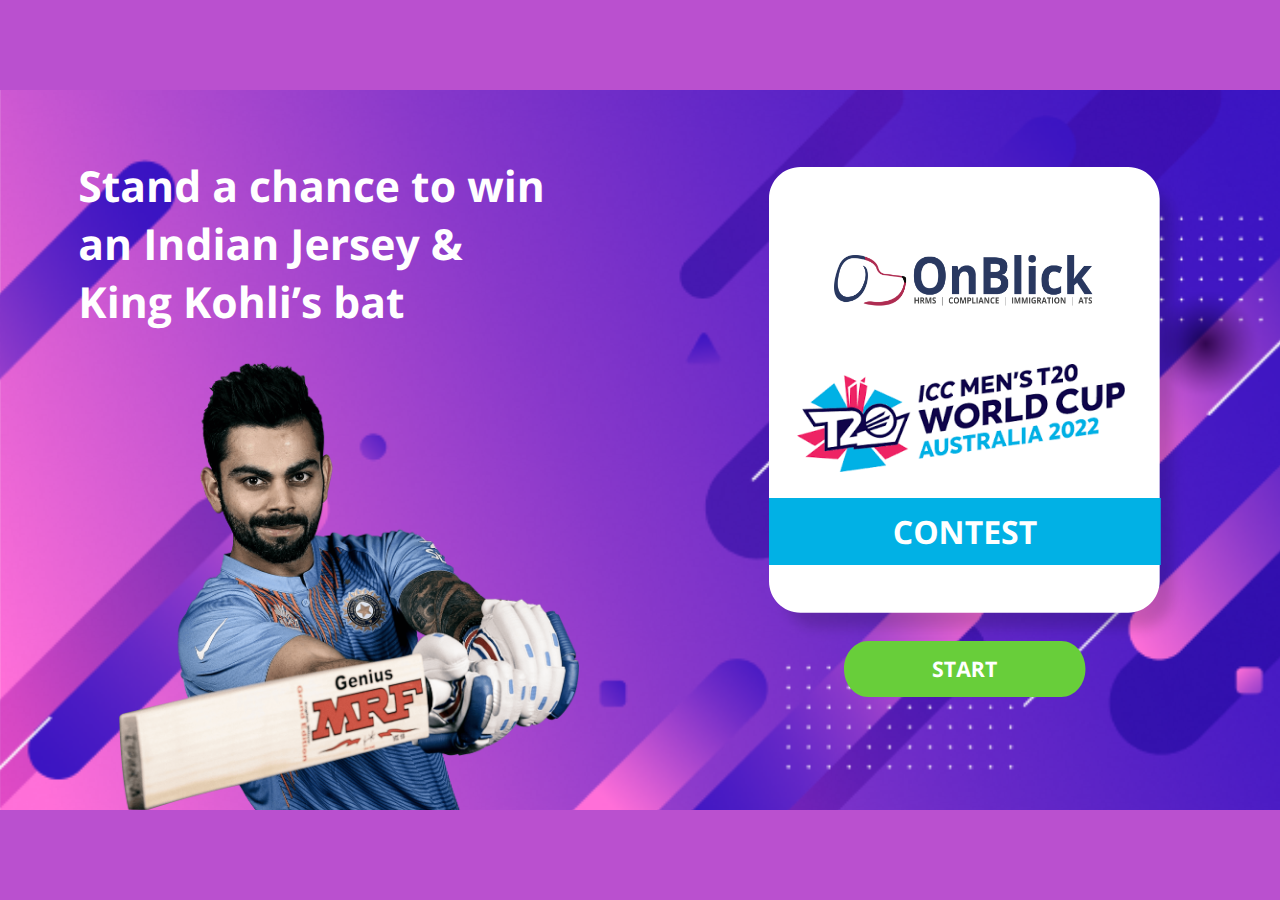
<file: index.html>
﻿<!doctype html>
<html lang="en-US">
<head>
  <meta charset="utf-8">
  <!-- Created using Storyline 360 - http://www.articulate.com  -->
  <!-- version: 3.68.28887.0 -->
  <title>OnBlick T20 Cricket Contest v4</title>
  <meta http-equiv="x-ua-compatible" content="IE=edge"/>
  <meta name="viewport" content="width=device-width,initial-scale=1,user-scalable=no,shrink-to-fit=no,minimal-ui"/>
  <meta name="apple-mobile-web-app-capable" content="yes"/>
  <style>
    html, body { height: 100%; padding: 0; margin: 0 }
    #app { height: 100%; width: 100%; }
  </style>

  <script>
    window.DS = {};
    window.globals = {
      DATA_PATH_BASE: '',
      HAS_FRAME: true,
      HAS_SLIDE: true,

      lmsPresent: false,
      tinCanPresent: false,
      cmi5Present: false,
      aoSupport: false,
      scale: 'noscale',
      captureRc: false,
      browserSize: 'optimal',
      bgColor: '#BA50CF',
      features: 'AccessibleVideo,FullScreenToggle,InsertSvgPicture,LayerPresentAsDialog,MultipleQuizTracking,QuestionCorrectVariable,UpdatedThemeEditor',
      themeName: 'unified',
      preloaderColor: '#FFFFFF',
      suppressAnalytics: false,
      productChannel: 'stable',
      publishSource: 'storyline',
      aid: 'aid|7e927c9f-ac16-4326-93e3-d8c1d7efb22e',
      cid: 'eebcd949-bb5e-4e0c-ad29-045ced3a54d0',
      playerVersion: '3.68.28887.0',
      publishTimestamp: '2022-10-27T13:01:10.6557580Z',
      maxIosVideoElements: 10,
      connectionSettings: { },

      
      parseParams: function(qs) {
        if (window.globals.parsedParams != null) {
          return window.globals.parsedParams;
        }
        qs = (qs || window.location.search.substr(1)).split('+').join(' ');
        var params = {},
            tokens,
            re = /[?&]?([^=]+)=([^&]*)/g;

        while (tokens = re.exec(qs)) {
          params[decodeURIComponent(tokens[1]).trim()] =
            decodeURIComponent(tokens[2]).trim();
        }
        window.globals.parsedParams = params;
        return params;
      }

    };
  </script>
  <script>
    var isIe11 = ('ActiveXObject' in window || window.MSBlobBuilder != null)
      && window.msCrypto != null && !window.ActiveXObject;
    if (isIe11) {
      window.globals.unsupportedBrowser = true;
      document.write(atob('[base64]'));
    }
  </script>
  
  <script>window.THREE = { };</script>
  
</head>
<body style="background: #BA50CF" class="cs-HTML theme-unified">
  <!-- 360 -->
  <script>!function(e){var i=/iPhone/i,o=/iPod/i,n=/iPad/i,t=/(?=.*\bAndroid\b)(?=.*\bMobile\b)/i,d=/Android/i,s=/(?=.*\bAndroid\b)(?=.*\bSD4930UR\b)/i,b=/(?=.*\bAndroid\b)(?=.*\b(?:KFOT|KFTT|KFJWI|KFJWA|KFSOWI|KFTHWI|KFTHWA|KFAPWI|KFAPWA|KFARWI|KFASWI|KFSAWI|KFSAWA)\b)/i,r=/IEMobile/i,h=/(?=.*\bWindows\b)(?=.*\bARM\b)/i,a=/BlackBerry/i,l=/BB10/i,p=/Opera Mini/i,f=/(CriOS|Chrome)(?=.*\bMobile\b)/i,u=/(?=.*\bFirefox\b)(?=.*\bMobile\b)/i,c=new RegExp("(?:Nexus 7|BNTV250|Kindle Fire|Silk|GT-P1000)","i"),w=function(e,i){return e.test(i)},A=function(e){var A=e||navigator.userAgent,v=A.split("[FBAN");if(void 0!==v[1]&&(A=v[0]),this.apple={phone:w(i,A),ipod:w(o,A),tablet:!w(i,A)&&w(n,A),device:w(i,A)||w(o,A)||w(n,A)},this.amazon={phone:w(s,A),tablet:!w(s,A)&&w(b,A),device:w(s,A)||w(b,A)},this.android={phone:w(s,A)||w(t,A),tablet:!w(s,A)&&!w(t,A)&&(w(b,A)||w(d,A)),device:w(s,A)||w(b,A)||w(t,A)||w(d,A)},this.windows={phone:w(r,A),tablet:w(h,A),device:w(r,A)||w(h,A)},this.other={blackberry:w(a,A),blackberry10:w(l,A),opera:w(p,A),firefox:w(u,A),chrome:w(f,A),device:w(a,A)||w(l,A)||w(p,A)||w(u,A)||w(f,A)},this.seven_inch=w(c,A),this.any=this.apple.device||this.android.device||this.windows.device||this.other.device||this.seven_inch,this.phone=this.apple.phone||this.android.phone||this.windows.phone,this.tablet=this.apple.tablet||this.android.tablet||this.windows.tablet,"undefined"==typeof window)return this},v=function(){var e=new A;return e.Class=A,e};"undefined"!=typeof module&&module.exports&&"undefined"==typeof window?module.exports=A:"undefined"!=typeof module&&module.exports&&"undefined"!=typeof window?module.exports=v():"function"==typeof define&&define.amd?define("isMobile",[],e.isMobile=v()):e.isMobile=v()}(this);
    window.isMobile.apple.tablet = window.isMobile.apple.tablet ||
      (navigator.platform === 'MacIntel' && navigator.maxTouchPoints > 1);
    window.isMobile.apple.device = window.isMobile.apple.device || window.isMobile.apple.tablet;
    window.isMobile.tablet = window.isMobile.tablet || window.isMobile.apple.tablet;
    window.isMobile.any = window.isMobile.any || window.isMobile.apple.tablet;
  </script>

  <div id="focus-sink" tabindex="-1"></div>

  <div id="preso"></div>
  <script>
    (function() {

      var classTypes = [ 'desktop', 'mobile', 'phone', 'tablet' ];

      var addDeviceClasses = function(prefix, testObj) {
        var curr, i;
        for (i = 0; i < classTypes.length; i++) {
          curr = classTypes[i];
          if (testObj[curr]) {
            document.body.classList.add(prefix + curr);
          }
        }
      };

      var params = window.globals.parseParams(),
          isDevicePreview = params.devicepreview === '1',
          isPhoneOverride = params.deviceType === 'phone' || (isDevicePreview && params.phone == '1'),
          isTabletOverride = (params.deviceType === 'tablet' || isDevicePreview) && !isPhoneOverride,
          isMobileOverride = isPhoneOverride || isTabletOverride;

      var deviceView = {
        desktop: !window.isMobile.any && !isMobileOverride,
        mobile: window.isMobile.any || isMobileOverride,
        phone: isPhoneOverride || (window.isMobile.phone && !isTabletOverride),
        tablet: isTabletOverride || window.isMobile.tablet
      };

      window.globals.deviceView = deviceView;
      window.isMobile.desktop = !window.isMobile.any;
      window.isMobile.mobile = window.isMobile.any;

      addDeviceClasses('view-', deviceView);

    })();
  </script>
  
  <script src='story_content/user.js' type=text/javascript></script>
  <div class="slide-loader"></div>

  <script>
    var doc = document, loader = doc.body.querySelector('.slide-loader'); [ 1, 2, 3 ].forEach(function(n) { var d = doc.createElement('div'); d.style.backgroundColor = window.globals.preloaderColor; d.classList.add('mobile-loader-dot'); d.classList.add('dot' + n); loader.appendChild(d); });
  </script>

  <div class="mobile-load-title-overlay" style="display: none">
    <div class="mobile-load-title">OnBlick T20 Cricket Contest v4</div>
  </div>

  <div class="mobile-chrome-warning"></div>

  
<style>
  .warn-connection-dialog {
    display: none;
    background: transparent;
    pointer-events: none;
    position: fixed;
    left: 0;
    top: 0;
    width: 100%;
    height: 100%;
    z-index: 999;
  }

  .warn-connection-content {
    border-radius: 4px;
    background: white;
    border: 1px solid #E7E7E7;
    color: #333333;
    box-shadow: 0 2px 4px rgba(0, 0, 0, 0.25);
    transition: all 150ms ease-out;
    position: absolute;
    white-space: nowrap;
  }

  .view-phone.is-landscape .warn-connection-content {
    left: 23px;
    bottom: 23px;
  }

  .view-tablet.is-landscape .warn-connection-content {
    left: 50%;
    top: 20px;
    transform: translateX(-50%);
  }

  .is-portrait .warn-connection-content {
    transform: translate(-50%, calc(-100% - 15px));
  }

  .warn-connection-content p {
    display: inline-block;
    margin: 0 8px 0 0;
    line-height: 33px;
    font-size: 11px;
  }

  .warn-connection-content svg {
    position: relative;
    vertical-align: middle;
    margin: 0 2px 2px 8px;
  }

  .view-desktop .warn-connection-content {
    left: 1.5em;
    bottom: 1.5em;
  }

  .view-desktop .warn-connection-content p {
    font-size: 1.1em;
  }

  .is-offline .warn-connection-dialog {
    display: block;
  }

  .is-offline .cs-panel * {
    pointer-events: none !important;
  }

  .is-offline .cs-panel {
    pointer-events: all !important;
  }

  .is-offline #nav-controls * {
    pointer-events: none !important;
  }

  .is-offline #nav-controls {
    pointer-events: all !important;
  }
</style>

<div class="warn-connection-dialog">
  <div class="warn-connection-content">
    <svg width="17" height="15" viewBox="0 0 17 15" xmlns="http://www.w3.org/2000/svg">
      <path fill="#8F0000" stroke="white" d="M16.07,12.98 L15.88,12.23 L9.51,1.21 C8.97,0.26,7.6,0.26,7.06,1.21 L0.69,12.23 C0.15,13.16,0.81,14.36,1.91,14.36 H14.65 C15.47,14.36,16.05,13.7,16.07,12.98 Z"/>
      <path fill="white" stroke="white" d="M8.58,5.5 C8.35,5.28,8.5,5.35,8.21,5.32 C8.09,5.35,7.97,5.49,7.96,5.67 C7.97,5.79,7.98,5.92,7.98,6.04 L7.98,6.04 C7.99,6.17,8,6.31,8.01,6.43 L8.01,6.44 C8.03,6.92,8.06,7.41,8.09,7.9 L8.09,7.9 C8.12,8.39,8.14,8.88,8.17,9.37 C8.17,9.39,8.18,9.42,8.2,9.44 C8.23,9.46,8.25,9.47,8.28,9.47 C8.31,9.47,8.34,9.46,8.35,9.44 C8.37,9.43,8.38,9.4,8.39,9.35 L8.39,9.34 C8.39,9.24,8.4,9.15,8.4,9.05 L8.4,9.05 C8.41,8.96,8.41,8.86,8.42,8.75 C8.43,8.44,8.45,8.12,8.47,7.81 L8.47,7.81 C8.49,7.49,8.51,7.18,8.53,6.87 C8.55,6.46,8.56,6.05,8.59,5.64 L8.6,5.62 C8.6,5.57,8.59,5.53,8.58,5.5 L8.21,5.32 Z"/>
      <circle fill="white" stroke="white" cx="8.3" cy="11.35" r="0.3"/>
    </svg>
    <p>You are offline. Trying to reconnect...</p>
  </div>
</div>

<script>
  (function() {
    window.DS.connection = {
      warningShown: false,
      assets: {},
      loadingAssetGroup: false,
      retryDelay: 500
    };

    // @TODO this is POC code and can be cleaned up a bit more if we move forward
    // with the feature



    // The `window.globals.features` variable must be set in `webpack.dev.config` when testing locally - it is not enough
    // to have it in the data - but it must be set there as well.
    var useConnectionMessages = window.AbortController != null &&
      window.location.protocol != 'file:' &&
      window.globals.features.indexOf('ConnectionMessages') != -1;

    window.DS.connection.useConnectionMessages = useConnectionMessages

    var assetCount = 0;
    var checkLoadedId;
    var connectionSettings = window.globals.connectionSettings;

    if (useConnectionMessages && connectionSettings != null) {
      var contentEl = document.querySelector('.warn-connection-content');
      var messageEl = contentEl.querySelector('p')

      if (connectionSettings.useDarkTheme) {
        contentEl.style.borderColor = '#BABBBA';
        contentEl.style.backgroundColor = '#282828';
        contentEl.style.color = '#FFFFFF';
      }

      if (connectionSettings.message != null) {
        messageEl.textContent = window.decodeURIComponent(connectionSettings.message);
      }
    }

    function checkAssetsReady() {
      for (var i in DS.connection.assets) {
        if (!DS.connection.assets[i].success) {
          return false;
        }
      }
      return true;
    }

    function stopAssetGroup() {
      if (!useConnectionMessages) { return; }

      assetCount = 0;

      DS.connection.oldAssetGroup = DS.connection.assets;
      DS.connection.assets = {};
      DS.connection.loadingAssetGroup = false;
      clearInterval(checkLoadedId);
    }

    function startAssetGroup() {
      if (!useConnectionMessages) { return; }
      var ticks = 0;
      clearInterval(checkLoadedId);
      checkLoadedId = setInterval(function() {
        var loaded = 0;
        if (assetCount === 0 && loaded === 0) {
          clearInterval(checkLoadedId);
          return;
        }

        for (var i in DS.connection.assets) {
          if (DS.connection.assets[i].success) {
            loaded++;
          }
        }

        if (assetCount === loaded && checkAssetsReady()) {
          for (var i in DS.connection.assets) {
            if (DS.connection.assets[i].action) {
              DS.connection.assets[i].action();
            }
          }
          hideWarning();
          stopAssetGroup();
        }
      }, 100)
    }

    function requiredAsset(url, action, retry, type) {
      if (!useConnectionMessages) { return; }
      if (DS.connection.assets[url]) { return; }

      DS.connection.assets[url] = {
        success: false, action: action, retry: retry, type: type
      };
      assetCount = Object.keys(DS.connection.assets).length;
      if (!DS.connection.loadingAssetGroup) {
        startAssetGroup();
      }
      DS.connection.loadingAssetGroup = true;
    }

    function assetLoaded(url) {
      if (!useConnectionMessages) { return; }
      if (DS.connection.assets[url]) {
        DS.connection.assets[url].success = true;
      }
    }

    function assetFailed(url) {
      if (!useConnectionMessages) { return; }
      if (!DS.connection.assets[url]) {
        if (/\.js$/.test(url)) {
          setTimeout(function() {
            if (DS.connection.lastSlideLoaded != null) {
              DS.connection.lastSlideLoaded();
            }
          }, DS.connection.retryDelay);
        }
        return;
      }
      if (!DS.connection.warningShown) { showWarning(); }
      if (DS.connection.assets[url].retry) {
        setTimeout(function() {
          if (!DS.connection.assets[url].success) {
            DS.connection.assets[url].retry()
          }
        }, DS.connection.retryDelay);
      }
    }

    function hideWarning() {
      document.body.classList.remove('is-offline');
      DS.connection.warningShown = false;
    }
    DS.connection.hideWarning = hideWarning

    function showWarning(btn) {
      document.body.classList.add('is-offline')
      DS.connection.warningShown = true;
      updateWarningPosition();
    }

    function updateWarningPosition() {
      if (!DS.connection.warningShown) {
        return;
      }

      var isPortrait = document.body.classList.contains('is-portrait');
      var warningEl = document.querySelector('.warn-connection-content');

      if (isPortrait) {
        var slide = document.querySelector('.primary-slide');
        var slideRect = slide.getBoundingClientRect();

        warningEl.style.top = `${slideRect.top}px`
        warningEl.style.left = `${slideRect.left + slideRect.width / 2}px`
      } else {
        warningEl.style.top = null;
        warningEl.style.left = null;
      }

      window.requestAnimationFrame(updateWarningPosition);
    }

    // these will all be noops if the feature flag isn't set in
    // the data and `window.globals.features`
    DS.connection.requiredAsset = requiredAsset;
    DS.connection.assetLoaded = assetLoaded;
    DS.connection.assetFailed = assetFailed;
    DS.connection.stopAssetGroup = stopAssetGroup;
    DS.connection.startAssetGroup = startAssetGroup;
  })();
</script>


  <script>
    
    if (window.autoSpider && window.vInterfaceObject) {
      document.querySelector('.mobile-load-title-overlay').style.display = 'none';
    }
  </script>

  

  <link rel="stylesheet" href="html5/data/css/output.min.css" data-noprefix/>
</body>
<script src="html5/lib/scripts/bootstrapper.min.js"></script>
</html>
</file>
<file: html5/data/css/output.min.css>
@font-face {
  font-family: 'LatoBold Charset1_ BoldEC80D924';
  src: url('[data-uri]');
  font-style: normal;
  font-weight: normal;
}
@font-face {
  font-family: 'Lato Charset1_ 6NZ9uJXX6535705D';
  src: url('[data-uri]');
  font-style: normal;
  font-weight: normal;
}
@font-face {
  font-family: 'Open SansBold CharsBoldA3DEA994';
  src: url('[data-uri]');
  font-style: normal;
  font-weight: normal;
}
@font-face {
  font-family: 'Open Sans Charset1_ 6BlFD5F520C';
  src: url('[data-uri]');
  font-style: normal;
  font-weight: normal;
}
@font-face {
  font-family: 'Open Sans Charset0_v9TY33EDE6F2';
  src: url('[data-uri]');
  font-style: normal;
  font-weight: normal;
}
@font-face {
  font-family: 'Open SansBold CharsBoldE47A47C6';
  src: url('[data-uri]');
  font-style: normal;
  font-weight: normal;
}
.cs-HTML {
  background: rgba(186, 80, 207, 1);
}
.cs-pxabnsnfns00000000001 .cs-infopanel  {
  box-shadow: 0 1px 0 rgba(0, 0, 0, 0);
  background: rgba(255, 255, 255, 1);
}
.cs-pxabnsnfns00000000001 .cs-infopanel .cs-link {
  color: rgba(186, 187, 186, 1);
}
.cs-pxabnsnfns00000000001 .cs-infopanel .cs-link:hover {
  color: rgba(255, 255, 255, 1);
}
.cs-pxabnsnfns00000000001 .cs-infopanel .cs-name {
  color: rgba(68, 68, 68, 1);
}
.cs-pxabnsnfns00000000001 .cs-infopanel .cs-title {
  color: rgba(153, 153, 153, 1);
}
.cs-pxabnsnfns00000000001 .cs-infopanelpopup  {
  box-shadow: 0 1px 0 rgba(0, 0, 0, 0);
  background: rgba(0, 0, 0, 0);
}
.cs-pxabnsnfns00000000001 .cs-infopanelpopup .cs-link {
  color: rgba(255, 0, 0, 1);
}
.cs-pxabnsnfns00000000001 .cs-infopanelpopup .cs-link:hover {
  color: rgba(255, 255, 255, 1);
}
.cs-pxabnsnfns00000000001 .cs-infopanelpopup .cs-name {
  color: rgba(255, 255, 255, 1);
}
.cs-pxabnsnfns00000000001 .cs-infopanelpopup .cs-bio {
  color: rgba(186, 187, 186, 1);
}
.cs-pxabnsnfns00000000001 .cs-timer  {
  color: rgba(186, 187, 186, 1);
}
.cs-pxabnsnfns00000000001 .cs-duration stop:first-child {
  stop-color: rgba(60, 60, 60, 1);
}
.cs-pxabnsnfns00000000001 .cs-duration stop:last-child {
  stop-color: rgba(60, 60, 60, 1);
}
.cs-pxabnsnfns00000000001 .cs-elapsed stop:first-child {
  stop-color: rgba(254, 227, 71, 1);
}
.cs-pxabnsnfns00000000001 .cs-elapsed stop:last-child {
  stop-color: rgba(254, 227, 71, 1);
}
.cs-pxabnsnfns00000000001 .cs-timer .cs-pie .cs-innerstroke {
  stroke: rgba(199, 199, 199, 1);
}
.cs-pxabnsnfns00000000001 .cs-timer .cs-pie .cs-innerborder {
  stroke: rgba(255, 255, 255, 1);
}
.cs-pxabnsnfns00000000001 .cs-window  {
  box-shadow: 0 8px 5px rgba(0, 0, 0, 0.2);
  border-color: rgba(49, 99, 0, 0);
  background: rgba(182, 70, 204, 1);
  color: rgba(248, 248, 248, 1);
}
.cs-pxabnsnfns00000000001 .cs-window .cs-diva {
  border-color: rgba(78, 78, 78, 1);
}
.cs-pxabnsnfns00000000001 .cs-window .cs-divb {
  border-color: rgba(78, 78, 78, 0);
}
.cs-pxabnsnfns00000000001 .cs-editor .cs-editor-slide {
  color: rgba(226, 226, 226, 1);
}
.cs-pxabnsnfns00000000001 .cs-editor .cs-editor-html {
  color: rgba(186, 187, 186, 1);
}
.cs-pxabnsnfns00000000001 .cs-editor .cs-editor-button {
  text-shadow: 0 1px 0 rgba(0, 0, 0, 0);
  color: rgba(255, 255, 255, 1);
  border-color: rgba(211, 211, 211, 1);
  background: rgba(34, 34, 34, 1);
}
.cs-pxabnsnfns00000000001 .cs-editor .cs-editor-button:hover {
  background: rgba(68, 68, 68, 1);
}
.cs-pxabnsnfns00000000001 .cs-editor .cs-editor-button:active {
  background: rgba(68, 68, 68, 1);
}
.cs-pxabnsnfns00000000001 .cs-listitem  {
  color: rgba(186, 187, 186, 1);
  border-color: none;
  border: 1px solid transparent;
}
.cs-pxabnsnfns00000000001 .cs-listitem:hover {
  background: rgba(255, 255, 255, 0.06);
  border-color: rgba(108, 108, 108, 1) !important;
  border-width: 1px;
  border-radius: 2px;
  border-style: solid;
  box-sizing: border-box;
}
.cs-pxabnsnfns00000000001 .cs-listitem.hover {
  background: rgba(255, 255, 255, 0.06);
  border-color: rgba(108, 108, 108, 1) !important;
  border-width: 1px;
  border-radius: 2px;
  border-style: solid;
  box-sizing: border-box;
}
.cs-pxabnsnfns00000000001 .cs-glossary  {
  color: rgba(186, 187, 186, 1);
}
.cs-pxabnsnfns00000000001 .cs-glossary .cs-scrolling-panel {
  background: rgba(0, 0, 0, 0);
}
.cs-pxabnsnfns00000000001 .cs-glossary .cs-term.cs-selected .cs-choice-list-trigger {
  color: rgba(255, 255, 255, 1);
  background: rgba(255, 255, 255, 1);
}
.cs-pxabnsnfns00000000001 .cs-glossary .cs-term.cs-selected .cs-choice-list-trigger:focus {
  color: rgba(255, 255, 255, 1);
  background: rgba(255, 255, 255, 1);
}
.cs-pxabnsnfns00000000001 .cs-glossary .cs-term:hover .cs-choice-list-trigger {
  background: rgba(186, 187, 186, 1);
}
.cs-pxabnsnfns00000000001 .cs-glossary .cs-term.hover .cs-choice-list-trigger {
  background: rgba(186, 187, 186, 1);
}
.cs-pxabnsnfns00000000001 .cs-glossary .cs-term .cs-choice-list-trigger:focus {
  background: rgba(186, 187, 186, 1);
}
.cs-pxabnsnfns00000000001 .cs-glossary .cs-diva {
  border-color: rgba(0, 0, 0, 0);
}
.cs-pxabnsnfns00000000001 .cs-glossary .cs-divb {
  border-color: rgba(0, 0, 0, 0);
}
.cs-pxabnsnfns00000000001 .cs-glossary .cs-divc {
  border-color: rgba(0, 0, 0, 0);
}
.cs-pxabnsnfns00000000001 .cs-glossary .cs-heading {
  color: rgba(248, 248, 248, 1);
  font-weight: 700;
}
.note-content p span {
  color: rgba(186, 187, 186, 1);
  line-height: 1.4em;
  font-size: 103.769%;
}
.cs-pxabnsnfns00000000001 .cs-resource .cs-separator {
  border-color: rgba(0, 0, 0, 0);
}
.cs-pxabnsnfns00000000001 .cs-outline  {
  color: rgba(45, 45, 45, 1);
}
.cs-pxabnsnfns00000000001 .cs-outline .cs-diva {
  border-color: rgba(0, 0, 0, 0);
}
.cs-pxabnsnfns00000000001 .cs-outline .cs-divb {
  border-color: rgba(0, 0, 0, 0);
}
.cs-pxabnsnfns00000000001 .cs-outline .cs-divc {
  border-color: rgba(0, 0, 0, 0);
}
.cs-pxabnsnfns00000000001 .cs-outline .cs-search-filter:hover {
  color: rgba(0, 0, 0, 0);
}
.cs-pxabnsnfns00000000001 .cs-outline .cs-search-filter.hover {
  color: rgba(0, 0, 0, 0);
}
.cs-pxabnsnfns00000000001 .cs-transcript  {
  color: rgba(255, 255, 255, 1);
}
.cs-pxabnsnfns00000000001 .cs-transcript .cs-div {
  border-color: rgba(0, 0, 0, 0);
}
.cs-pxabnsnfns00000000001 .cs-tabs:not(.topmenu-item) {
  color: rgba(248, 248, 248, 1);
}
.cs-pxabnsnfns00000000001 .cs-tabs .cs-inner-button:not(.topmenu-item) {
  text-shadow: 0 1px 0 rgba(0, 0, 0, 0);
}
.cs-pxabnsnfns00000000001 .cs-tabs:hover:not(.topmenu-item) {
  color: rgba(248, 248, 248, 1);
}
.cs-pxabnsnfns00000000001 .cs-tabs.cs-selected {
  background: rgba(0, 0, 0, 0);
  color: rgba(248, 248, 248, 1);
}
.cs-pxabnsnfns00000000001 .cs-seekcontrol  {
  background: rgba(0, 0, 0, 0);
  border-color: rgba(0, 0, 0, 0);
}
.cs-pxabnsnfns00000000001 .cs-seekcontrol .cs-button:hover .cs-icon {
  fill: rgba(255, 255, 255, 1);
}
.cs-pxabnsnfns00000000001 .cs-seekcontrol .cs-button.hover .cs-icon {
  fill: rgba(255, 255, 255, 1);
}
.cs-pxabnsnfns00000000001 .cs-seekcontrol .cs-button .cs-icon-shadow {
  fill: rgba(0, 0, 0, 0);
}
.cs-pxabnsnfns00000000001 .cs-seekcontrol .cs-button .cs-icon {
  fill: rgba(180, 180, 180, 1);
}
.cs-pxabnsnfns00000000001 .cs-seekcontrol .cs-seek .cs-fill {
  background: rgba(255, 255, 255, 0.6);
}
.cs-pxabnsnfns00000000001 .cs-seekcontrol .cs-seek {
  background: rgba(108, 108, 108, 1);
  border-color: rgba(0, 0, 0, 0);
}
.cs-pxabnsnfns00000000001 .cs-searchinput .cs-input {
  color: rgba(186, 187, 186, 1);
  border-color: rgba(0, 0, 0, 0);
  background: rgba(255, 255, 255, 0.06);
}
.cs-pxabnsnfns00000000001 .cs-searchinput .cs-input:focus {
  color: rgba(248, 248, 248, 1);
  background: rgba(41, 41, 41, 1);
}
.cs-pxabnsnfns00000000001 .cs-searchinput .cs-input:hover {
  box-shadow: inset 0 0 1px 0 rgba(69, 126, 19, 0);
}
.cs-pxabnsnfns00000000001 .cs-searchinput .cs-input.hover {
  box-shadow: inset 0 0 1px 0 rgba(69, 126, 19, 0);
}
.cs-pxabnsnfns00000000001 .cs-searchinput .cs-button .cs-icon {
  fill: rgba(186, 187, 186, 1);
}
.cs-pxabnsnfns00000000001 .cs-searchinput .cs-button:hover {
  fill: rgba(63, 133, 0, 1);
}
.cs-pxabnsnfns00000000001 .cs-searchinput .cs-button.hover {
  fill: rgba(63, 133, 0, 1);
}
.cs-pxabnsnfns00000000001 .cs-menu  {
  box-shadow: 0 1px 0 rgba(0, 0, 0, 0);
  background: rgba(182, 70, 204, 1);
}
.cs-pxabnsnfns00000000001 .cs-topmenu-item.active .cs-tab {
  background: rgba(182, 70, 204, 1);
}
.cs-pxabnsnfns00000000001 .cs-logo  {
  box-shadow: 0 1px 0 rgba(37, 75, 0, 1);
  background: rgba(255, 255, 255, 0);
}
.cs-pxabnsnfns00000000001 .cs-checkbox  {
  color: rgba(255, 255, 255, 1);
}
.cs-pxabnsnfns00000000001 .cs-checkbox:hover {
  border-color: rgba(175, 221, 130, 1);
}
.cs-pxabnsnfns00000000001 .cs-checkbox.hover {
  border-color: rgba(175, 221, 130, 1);
}
.cs-pxabnsnfns00000000001 .cs-checkbox .cs-box {
  color: rgba(255, 255, 255, 1);
  border-color: rgba(42, 83, 0, 1);
}
.cs-pxabnsnfns00000000001 .cs-checkbox .cs-box:checked::after {
  color: rgba(43, 196, 0, 1);
}
.cs-pxabnsnfns00000000001 .cs-button  {
  text-shadow: 0 1px 0 rgba(0, 0, 0, 0);
  color: rgba(186, 187, 186, 1);
  border-color: rgba(0, 0, 0, 0);
  background: rgba(0, 0, 0, 0);
  box-shadow: 0 1px 0 rgba(0, 0, 0, 0);
}
.cs-pxabnsnfns00000000001 .cs-button .cs-icon {
  fill: rgba(186, 187, 186, 1);
}
.cs-pxabnsnfns00000000001 .cs-button .cs-icon-shadow {
  fill: rgba(0, 0, 0, 0);
}
.cs-pxabnsnfns00000000001 .cs-button:hover {
  background: rgba(248, 248, 248, 1);
}
.cs-pxabnsnfns00000000001 .cs-button.hover {
  background: rgba(248, 248, 248, 1);
}
.cs-pxabnsnfns00000000001 .cs-button:active {
  background: rgba(0, 0, 0, 0);
}
.cs-pxabnsnfns00000000001 .cs-button.cs-disabled:hover {
  background: rgba(0, 0, 0, 0);
}
.cs-pxabnsnfns00000000001 .cs-button.cs-disabled.hover {
  background: rgba(0, 0, 0, 0);
}
.cs-pxabnsnfns00000000001 .cs-button.cs-disabled:active {
  background: rgba(0, 0, 0, 0);
}
.cs-pxabnsnfns00000000001 .cs-button.cs-volume:hover {
  background: rgba(0, 0, 0, 0);
}
.cs-pxabnsnfns00000000001 .cs-button.cs-volume.hover {
  background: rgba(0, 0, 0, 0);
}
.cs-pxabnsnfns00000000001 .cs-button.cs-volume:active {
  background: rgba(0, 0, 0, 0);
}
.cs-pxabnsnfns00000000001.cs-base  {
  color: rgba(186, 187, 186, 1);
  border-color: rgba(186, 80, 207, 1);
  background: rgba(186, 80, 207, 1);
}
.cs-pxabnsnfns00000000001.cs-base .cs-separator .cs-diva {
  background: rgba(204, 126, 219, 1);
}
.cs-pxabnsnfns00000000001.cs-base .cs-separator .cs-divb {
  background: rgba(0, 0, 0, 0);
}
.cs-pxabnsnfns00000000001.cs-base .cs-topmenu-item.active .cs-tab {
  border-color: rgba(204, 126, 219, 1);
}
.cs-pxabnsnfns00000000001.cs-base .cs-topmenu-item.active .cs-panel {
  border-color: rgba(204, 126, 219, 1);
}
.cs-pxabnsnfns00000000001.cs-base .cs-left {
  background: rgba(182, 70, 204, 1);
}
.cs-pxabnsnfns00000000001.cs-base .cs-area-primary .cs-slide-container {
  background: rgba(186, 80, 207, 1);
}
.cs-pxabnsnfns00000000001.cs-base.cs-custom-theme .cs-brandhighlight-bg {
  background: rgba(79, 189, 244, 1) !important;
}
.cs-pxabnsnfns00000000001.cs-base.cs-custom-theme .cs-brandhighlight-secondary-bg {
  background: rgba(255, 255, 255, 1) !important;
}
.cs-pxabnsnfns00000000001.cs-base.cs-custom-theme .cs-brandhighlight-border {
  border-color: rgba(79, 189, 244, 1) !important;
}
.cs-pxabnsnfns00000000001.cs-base.cs-custom-theme .cs-brandhighlight-text {
  color: rgba(79, 189, 244, 1) !important;
}
.cs-pxabnsnfns00000000001.cs-base.cs-custom-theme .cs-brandhighlight-fill {
  fill: rgba(79, 189, 244, 1) !important;
}
.cs-pxabnsnfns00000000001.cs-base.cs-custom-theme .cs-listitem.cs-selected {
  background-color: rgba(255, 255, 255, 0.06) !important;
}
.cs-pxabnsnfns00000000001 .cs-volume::-moz-range-thumb {
  border-color: rgba(43, 85, 0, 1);
  box-shadow: inset 0 0 1px 0 rgba(43, 85, 0, 1);
  background: rgba(255, 255, 255, 1);
}
.cs-pxabnsnfns00000000001 .cs-volume::-ms-thumb {
  border-color: rgba(43, 85, 0, 1);
  box-shadow: inset 0 0 1px 0 rgba(43, 85, 0, 1);
  background: rgba(255, 255, 255, 1);
}
.cs-pxabnsnfns00000000001 .cs-volume::-webkit-slider-thumb {
  border-color: rgba(43, 85, 0, 1);
  box-shadow: inset 0 0 1px 0 rgba(43, 85, 0, 1);
  background: rgba(255, 255, 255, 1);
}
.cs-pxabnsnfns00000000001 .cs-volume::-moz-range-track {
  border-color: rgba(66, 140, 1, 1);
  background: rgba(108, 108, 108, 1);
}
.cs-pxabnsnfns00000000001 .cs-volume::-ms-track {
  border-color: rgba(66, 140, 1, 1);
  background: rgba(108, 108, 108, 1);
}
.cs-pxabnsnfns00000000001 .cs-volume::-webkit-slider-runnable-track {
  border-color: rgba(66, 140, 1, 1);
  background: rgba(108, 108, 108, 1);
}
body.show-focus .tab-focus-box {
  box-shadow: 0 0 0 1px rgba(255, 255, 0, 1), 0 0 0 3px rgba(0, 32, 96, 1), 0 0 5px 5px rgba(255, 255, 0, 1);
  border-color: transparent;
  outline: 2px transparent solid;
}
.skipnav {
  box-shadow: 0 0 0 1px rgba(255, 255, 0, 1), 0 0 0 3px rgba(0, 32, 96, 1), 0 0 5px 5px rgba(255, 255, 0, 1);
  border-color: transparent;
  outline: 2px transparent solid;
}
.cs-pxabnsnfns00000000001 .cs-listitem:hover {
  color: none;
}
.cs-pxabnsnfns00000000001 .cs-listitem.hover {
  color: none;
}
.cs-pxabnsnfns00000000001 .cs-listitem.cs-viewed {
  color: #BABBBA;
}
.cs-pxabnsnfns00000000001 .cs-listitem {
  color: #BABBBA;
}
.cs-pxabnsnfns00000000001 .cs-listitem:hover .cs-icon-carrot * {
  fill: none;
}
.cs-pxabnsnfns00000000001 .cs-listitem.hover .cs-icon-carrot * {
  fill: none;
}
.cs-pxabnsnfns00000000001 .cs-listitem .cs-icon-carrot {
  color: none;
  top: calc(3px);
}
.cs-pxabnsnfns00000000001 .cs-listitem .cs-icon-carrot .cs-shadow {
  color: #F8F8F8;
}
.cs-pxabnsnfns00000000001 .item-collapsible .is-scene {
  color: #F8F8F8 !important;
  font-weight: 700;
}
.cs-pxabnsnfns00000000001 .is-scene .cs-icon-carrot * {
  color: #F8F8F8 !important;
  font-weight: 700;
}
.cs-pxabnsnfns00000000001 .is-scene:not(.outline-links-collapse) > a {
  color: #F8F8F8;
}
.cs-pxabnsnfns00000000001 .is-scene:not(.outline-links-collapse) .cs-icon-carrot * {
  fill: none !important;
  color: #F8F8F8 !important;
}
.cs-pxabnsnfns00000000001 .tabs, .cs-pxabnsnfns00000000001 .cs-logo {
  border-bottom: 1px solid rgba(108, 108, 108, 1);
}
.cs-pxabnsnfns00000000001 .area-secondary-wrapper:after {
  background-image: url('[data-uri]');
  background-size: 100%;
}
.cs-pxabnsnfns00000000001 .panel-footer {
  background: #B646CC;
}
.cs-pxabnsnfns00000000001 #outline-search {
  background: rgba(255, 255, 255, 0.06);
  border-color: rgba(108, 108, 108, 1);
  border-width: 1px;
  border-style: solid;
}
.cs-pxabnsnfns00000000001 .topmenu-panel #outline-search {
  background: #545454;
}
.cs-pxabnsnfns00000000001 .search-icon circle, .cs-pxabnsnfns00000000001 .search-icon path {
  stroke: #BABBBA;
}
.cs-pxabnsnfns00000000001 #outline-search input[type   =search] {
  color: #F8F8F8;
}
.cs-pxabnsnfns00000000001 #outline-search ::-webkit-input-placeholder {
  color: #BABBBA !important;
}
.cs-pxabnsnfns00000000001 #outline-search :-ms-input-placeholder {
  color: #BABBBA !important;
}
.cs-pxabnsnfns00000000001 #outline-search ::-moz-placeholder {
  color: #BABBBA !important;
  opacity: 1;
}
.cs-pxabnsnfns00000000001 .cs-topmenu-item.active, body:not(.is-touchable-tablet) .cs-pxabnsnfns00000000001 .cs-topmenu-item:hover {
  color: #F8F8F8;
}
.cs-pxabnsnfns00000000001 .cs-topmenu-item.button-tapped {
  color: #F8F8F8;
}
.cs-pxabnsnfns00000000001 .cs-topmenu-item.active .cs-tab, .cs-pxabnsnfns00000000001 .cs-topmenu-item .cs-tab {
  background: transparent !important;
  border: none !important;
}
.cs-pxabnsnfns00000000001 .top-tabs-drop-icon div {
  background: #BABBBA;
}
.cs-pxabnsnfns00000000001 .cs-panel.topmenu-panel .panel-content, .cs-pxabnsnfns00000000001 .top-tabs-drop {
  background: #B646CC;
}
.cs-pxabnsnfns00000000001 .cs-topmenu-item.active .cs-panel {
  background: #B646CC;
}
.cs-pxabnsnfns00000000001 .cs-menu.topmenu-panel, .cs-pxabnsnfns00000000001 .top-tabs-drop {
  border: 1px solid rgba(204, 126, 219, 1) !important;
  border-radius: 3px;
}
.cs-pxabnsnfns00000000001 .resources .resources-list a:hover {
  background: rgba(255, 255, 255, 0.06);
}
body:not(.is-touchable-tablet) .cs-pxabnsnfns00000000001 .resources .resources-list a:hover {
  background: rgba(255, 255, 255, 0.06);
}
.cs-pxabnsnfns00000000001 .resources .resources-list a.hover {
  background: rgba(255, 255, 255, 0.06);
}
body:not(.is-touchable-tablet) .cs-pxabnsnfns00000000001 .resources .resources-list a.hover {
  background: rgba(255, 255, 255, 0.06);
}
.cs-pxabnsnfns00000000001 .resources .resources-list a.button-tapped {
  background: rgba(255, 255, 255, 0.06);
}
.cs-pxabnsnfns00000000001 .cs-icon path, .cs-pxabnsnfns00000000001 .cs-icon rect, .cs-pxabnsnfns00000000001 .cs-icon polygon, .cs-pxabnsnfns00000000001 .menu-icon-wrapper.menu-icon-wrapper-hover path {
  fill: #BABBBA;
}
.cs-pxabnsnfns00000000001 .cs-icon .icon-stroke-only {
  fill: none !important;
  stroke: #BABBBA !important;
}
body:not(.is-touchable-tablet) .cs-pxabnsnfns00000000001 .cs-button:hover .cs-icon path, body:not(.is-touchable-tablet) .cs-pxabnsnfns00000000001 .cs-button:hover .cs-icon rect, body:not(.is-touchable-tablet) .cs-pxabnsnfns00000000001 .cs-button:hover .cs-icon polygon {
  fill: #F8F8F8;
}
body:not(.is-touchable-tablet) .cs-pxabnsnfns00000000001 .cs-tabs:hover .search-icon circle, body:not(.is-touchable-tablet) .cs-pxabnsnfns00000000001 .cs-tabs:hover .search-icon path {
  stroke: #F8F8F8;
}
.cs-pxabnsnfns00000000001 .cs-button.button-tapped .cs-icon path, .cs-pxabnsnfns00000000001 .cs-button.button-tapped .cs-icon rect, .cs-pxabnsnfns00000000001 .cs-button.button-tapped .cs-icon polygon {
  fill: #F8F8F8;
}
body:not(.is-touchable-tablet) .cs-pxabnsnfns00000000001 .cs-button:hover .cs-icon .icon-stroke-only {
  fill: none !important;
  stroke: #F8F8F8 !important;
}
.cs-pxabnsnfns00000000001 .cs-button:button-tapped .cs-icon .icon-stroke-only {
  fill: none !important;
  stroke: #F8F8F8 !important;
}
.cs-pxabnsnfns00000000001 .menu-icon-wrapper.menu-icon-wrapper-hover svg path {
  fill: #F8F8F8;
}
.floating-sidebar:not(.sidebar-closed) .cs-pxabnsnfns00000000001 #hamburger .menu-icon-wrapper svg path {
  fill: #BABBBA;
}
.floating-sidebar:not(.sidebar-closed) .cs-pxabnsnfns00000000001 #hamburger .menu-icon-wrapper.menu-icon-wrapper-hover svg path {
  fill: #F8F8F8;
}
.cs-pxabnsnfns00000000001 .volume .btn:before {
  background-image: url('[data-uri]');
}
.cs-pxabnsnfns00000000001 .volume-track {
  background: #6C6C6C;
}
.cs-pxabnsnfns00000000001 .volume-icon circle {
  stroke: #BABBBA;
}
.cs-pxabnsnfns00000000001 .cs-settings > .settings-panel {
  background: #B646CC;
  border: 1px solid rgba(204, 126, 219, 1) !important;
  border-radius: 3px;
}
.cs-pxabnsnfns00000000001 .cs-settings > .panel-down-arrow {
  fill: #B646CC;
}
.cs-pxabnsnfns00000000001 .switch-toggle .border {
  stroke: #7C7C7C;
}
.cs-pxabnsnfns00000000001 .switch-toggle .thumb-off .thumb {
  fill: #A2A2A2;
}
.cs-pxabnsnfns00000000001 .switch-toggle .thumb-on .track {
  fill: rgba(79, 189, 244, 1);
}
.cs-pxabnsnfns00000000001 .switch-toggle .thumb-off .track {
  fill: rgba(255, 255, 255, 0.1);
}
.cs-pxabnsnfns00000000001 .switch-label {
  color: #BABBBA;
}
.cs-pxabnsnfns00000000001 .cs-panel .scrollarea-btn:after {
  background: rgba(179, 180, 179, 0.75);
}
.scrollarea-scrollbar:hover .scrollarea-btn:after, .scrollarea-scrollbar.highlight-scrollbar .scrollarea-btn:after {
  background: rgba(179, 180, 179, 0.75);
}
.floating-sidebar .sidebar-overlay {
  background: rgba(0, 0, 0, 0.85);
}
.cs-pxabnsnfns00000000001 .overlay-message {
  background: rgba(0, 0, 0, 0.85);
}
.cs-pxabnsnfns00000000001 .top-ui-bg, .cs-pxabnsnfns00000000001 .bottom-ui-bg, .cs-pxabnsnfns00000000001 .right-ui-bg, .cs-pxabnsnfns00000000001 .left-ui-bg {
  background: rgba(186, 80, 207, 0.8);
}
.cs-pxabnsnfns00000000001 .circle-progress-bg {
  fill: #BA50CF;
}
.cs-pxabnsnfns00000000001 .circle-progress-well {
  fill: #6C6C6C;
}
.cs-pxabnsnfns00000000001 .circle-progress-pie {
  stroke: #6C6C6C;
}
.cs-pxabnsnfns00000000001 .lightbox .option-pane {
  background: rgba(186, 80, 207, 0.8);
}
.cs-pxabnsnfns00000000001 .lightbox .option-pane:before {
  background: #BA50CF;
}
.cs-pxabnsnfns00000000001 .message-window {
  background: #B646CC;
  border: 1px solid rgba(204, 126, 219, 1) !important;
  border-radius: 3px;
}
.cs-pxabnsnfns00000000001 .message-window-header p, .cs-pxabnsnfns00000000001 .message-window-text {
  color: #F8F8F8;
}
.cs-pxabnsnfns00000000001 .message-window-header p {
  border-bottom: 1px solid rgba(255, 255, 255, 1);
}
.cs-pxabnsnfns00000000001 .message-window button.slide-object-button {
  border: 1px solid rgba(255, 255, 255, 1) !important;
}
.cs-pxabnsnfns00000000001 .message-window button.slide-object-button:hover {
  background: rgba(255, 255, 255, 0.06) !important;
}
.message-window .slide-object-button tspan, .message-window .slide-object-button-text tspan {
  fill: #F8F8F8 !important;
}
body:not(.is-touchable-tablet) .cs-pxabnsnfns00000000001 .cs-button:hover .text {
  color: #F8F8F8;
}
.cs-pxabnsnfns00000000001 .cs-button.button-tapped .text {
  color: #F8F8F8;
}
.cs-pxabnsnfns00000000001.cs-base {
  background: #BA50CF;
}
.cs-pxabnsnfns00000000001 .cs-menu {
  background: transparent;
}
.cs-pxabnsnfns00000000001 .progress-bar .progress-bar-fill:after {
  background: #FFFFFF !important;
}
.cs-pxabnsnfns00000000001 .volume-dot {
  background: #FFFFFF !important;
}
.fn-npnxnanbsnfns00000000001 {
  font-family: 'Lato22AB4CAF';
  -webkit-font-variant-ligatures: no-common-ligatures;
  font-variant-ligatures: no-common-ligatures;
}
.fn-pxabnsnfns00000000001 {
  font-family: 'Lato22AB4CAF';
  -webkit-font-variant-ligatures: no-common-ligatures;
  font-variant-ligatures: no-common-ligatures;
}
.fn-npxnabnsnfns00000000001 {
  font-family: 'Lato22AB4CAF';
  -webkit-font-variant-ligatures: no-common-ligatures;
  font-variant-ligatures: no-common-ligatures;
}
.fn-npnxnanbnsnfns00000000001 {
  font-family: 'Lato22AB4CAF';
  -webkit-font-variant-ligatures: no-common-ligatures;
  font-variant-ligatures: no-common-ligatures;
}
.fn-pxabnsnfns00000000000 {
  font-family: 'Lato22AB4CAF';
  -webkit-font-variant-ligatures: no-common-ligatures;
  font-variant-ligatures: no-common-ligatures;
}
@font-face {
  font-family: 'Lato22AB4CAF';
  src: url('[data-uri]');
  font-style: normal;
  font-weight: bold;
}
@font-face {
  font-family: 'Lato22AB4CAF';
  src: url('[data-uri]');
  font-style: normal;
  font-weight: normal;
}
.cs-InvalidPromptSlide .cs-6hSKKl53e1J-InvalidPromptSlide-btn0 {
  color: rgba(255, 255, 255, 1);
  border-color: rgba(211, 211, 211, 1);
  background: rgba(34, 34, 34, 1);
  text-shadow: 0 1px 0 rgba(0, 0, 0, 0);
}
.cs-InvalidPromptSlide .cs-6hSKKl53e1J-InvalidPromptSlide-btn0 .cs-html {
  color: rgba(186, 187, 186, 1);
}
.cs-InvalidPromptSlide .cs-6hSKKl53e1J-InvalidPromptSlide-btn0 .cs-slide {
  border-color: rgba(226, 226, 226, 1);
}
.cs-InvalidPromptSlide .cs-6hSKKl53e1J-InvalidPromptSlide-btn0:hover {
  background: rgba(68, 68, 68, 1);
}
.cs-InvalidPromptSlide .cs-6hSKKl53e1J-InvalidPromptSlide-btn0:active {
  background: rgba(68, 68, 68, 1);
}
.cs-PrintPromptSlide .cs-6hSKKl53e1J-PrintPromptSlide-btn0 {
  color: rgba(255, 255, 255, 1);
  border-color: rgba(211, 211, 211, 1);
  background: rgba(34, 34, 34, 1);
  text-shadow: 0 1px 0 rgba(0, 0, 0, 0);
}
.cs-PrintPromptSlide .cs-6hSKKl53e1J-PrintPromptSlide-btn0 .cs-html {
  color: rgba(186, 187, 186, 1);
}
.cs-PrintPromptSlide .cs-6hSKKl53e1J-PrintPromptSlide-btn0 .cs-slide {
  border-color: rgba(226, 226, 226, 1);
}
.cs-PrintPromptSlide .cs-6hSKKl53e1J-PrintPromptSlide-btn0:hover {
  background: rgba(68, 68, 68, 1);
}
.cs-PrintPromptSlide .cs-6hSKKl53e1J-PrintPromptSlide-btn0:active {
  background: rgba(68, 68, 68, 1);
}
.cs-ScrollPromptSlide .cs-6hSKKl53e1J-ScrollPromptSlide-btn0 {
  color: rgba(255, 255, 255, 1);
  border-color: rgba(211, 211, 211, 1);
  background: rgba(34, 34, 34, 1);
  text-shadow: 0 1px 0 rgba(0, 0, 0, 0);
}
.cs-ScrollPromptSlide .cs-6hSKKl53e1J-ScrollPromptSlide-btn0 .cs-html {
  color: rgba(186, 187, 186, 1);
}
.cs-ScrollPromptSlide .cs-6hSKKl53e1J-ScrollPromptSlide-btn0 .cs-slide {
  border-color: rgba(226, 226, 226, 1);
}
.cs-ScrollPromptSlide .cs-6hSKKl53e1J-ScrollPromptSlide-btn0:hover {
  background: rgba(68, 68, 68, 1);
}
.cs-ScrollPromptSlide .cs-6hSKKl53e1J-ScrollPromptSlide-btn0:active {
  background: rgba(68, 68, 68, 1);
}
.cs-TimerPromptSlide-5t13znXP2Hj .cs-6hSKKl53e1J-TimerPromptSlide-5t13znXP2Hj-btn0 {
  color: rgba(255, 255, 255, 1);
  border-color: rgba(211, 211, 211, 1);
  background: rgba(34, 34, 34, 1);
  text-shadow: 0 1px 0 rgba(0, 0, 0, 0);
}
.cs-TimerPromptSlide-5t13znXP2Hj .cs-6hSKKl53e1J-TimerPromptSlide-5t13znXP2Hj-btn0 .cs-html {
  color: rgba(186, 187, 186, 1);
}
.cs-TimerPromptSlide-5t13znXP2Hj .cs-6hSKKl53e1J-TimerPromptSlide-5t13znXP2Hj-btn0 .cs-slide {
  border-color: rgba(226, 226, 226, 1);
}
.cs-TimerPromptSlide-5t13znXP2Hj .cs-6hSKKl53e1J-TimerPromptSlide-5t13znXP2Hj-btn0:hover {
  background: rgba(68, 68, 68, 1);
}
.cs-TimerPromptSlide-5t13znXP2Hj .cs-6hSKKl53e1J-TimerPromptSlide-5t13znXP2Hj-btn0:active {
  background: rgba(68, 68, 68, 1);
}
.cs-ResumePromptSlide .cs-6hSKKl53e1J-ResumePromptSlide-btn0 {
  color: rgba(255, 255, 255, 1);
  border-color: rgba(211, 211, 211, 1);
  background: rgba(34, 34, 34, 1);
  text-shadow: 0 1px 0 rgba(0, 0, 0, 0);
}
.cs-ResumePromptSlide .cs-6hSKKl53e1J-ResumePromptSlide-btn0 .cs-html {
  color: rgba(186, 187, 186, 1);
}
.cs-ResumePromptSlide .cs-6hSKKl53e1J-ResumePromptSlide-btn0 .cs-slide {
  border-color: rgba(226, 226, 226, 1);
}
.cs-ResumePromptSlide .cs-6hSKKl53e1J-ResumePromptSlide-btn0:hover {
  background: rgba(68, 68, 68, 1);
}
.cs-ResumePromptSlide .cs-6hSKKl53e1J-ResumePromptSlide-btn0:active {
  background: rgba(68, 68, 68, 1);
}
.cs-ResumePromptSlide .cs-6hSKKl53e1J-ResumePromptSlide-btn1 {
  color: rgba(255, 255, 255, 1);
  border-color: rgba(211, 211, 211, 1);
  background: rgba(34, 34, 34, 1);
  text-shadow: 0 1px 0 rgba(0, 0, 0, 0);
}
.cs-ResumePromptSlide .cs-6hSKKl53e1J-ResumePromptSlide-btn1 .cs-html {
  color: rgba(186, 187, 186, 1);
}
.cs-ResumePromptSlide .cs-6hSKKl53e1J-ResumePromptSlide-btn1 .cs-slide {
  border-color: rgba(226, 226, 226, 1);
}
.cs-ResumePromptSlide .cs-6hSKKl53e1J-ResumePromptSlide-btn1:hover {
  background: rgba(68, 68, 68, 1);
}
.cs-ResumePromptSlide .cs-6hSKKl53e1J-ResumePromptSlide-btn1:active {
  background: rgba(68, 68, 68, 1);
}
.cs-ExternalInterfaceErrorSlide .cs-buttonOK {
  color: rgba(255, 255, 255, 1);
  border-color: rgba(211, 211, 211, 1);
  background: rgba(34, 34, 34, 1);
  text-shadow: 0 1px 0 rgba(0, 0, 0, 0);
}
.cs-ExternalInterfaceErrorSlide .cs-buttonOK .cs-html {
  color: rgba(186, 187, 186, 1);
}
.cs-ExternalInterfaceErrorSlide .cs-buttonOK .cs-slide {
  border-color: rgba(226, 226, 226, 1);
}
.cs-ExternalInterfaceErrorSlide .cs-buttonOK:hover {
  background: rgba(68, 68, 68, 1);
}
.cs-ExternalInterfaceErrorSlide .cs-buttonOK:active {
  background: rgba(68, 68, 68, 1);
}
</file>
